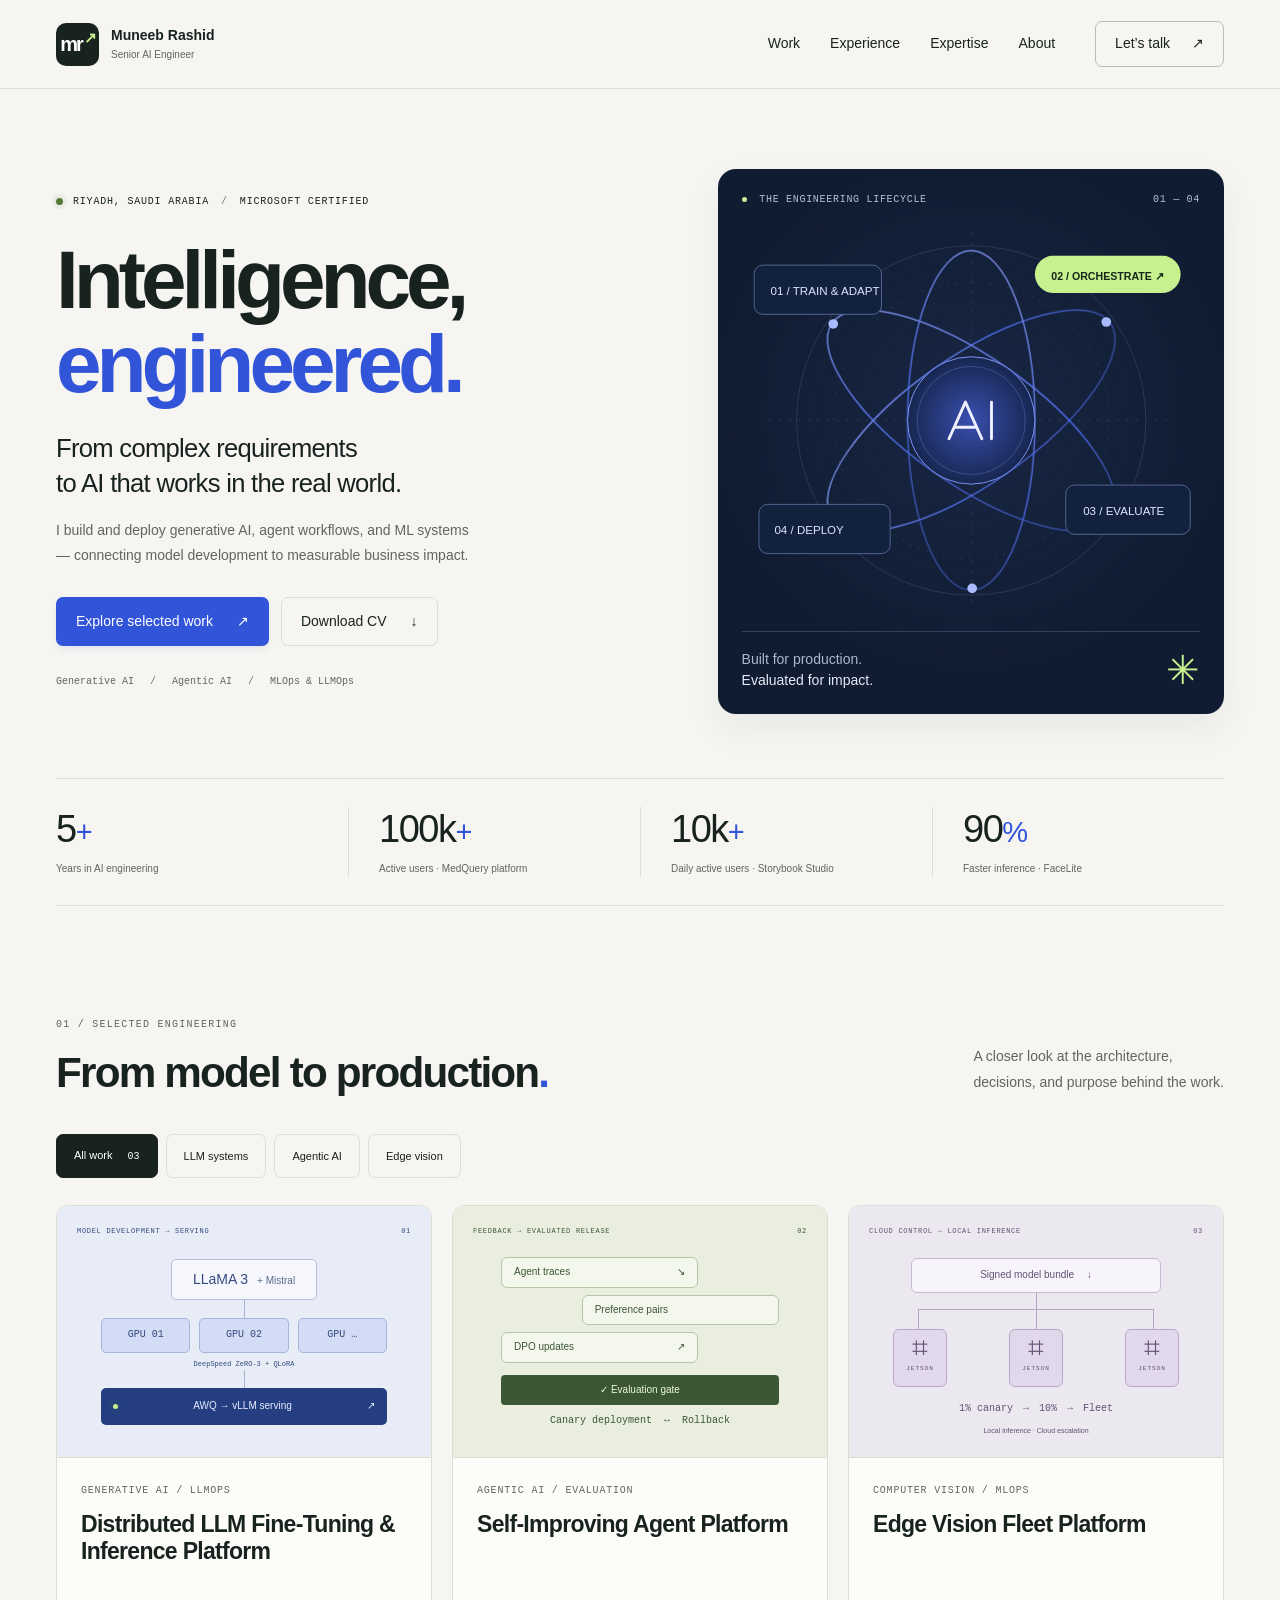
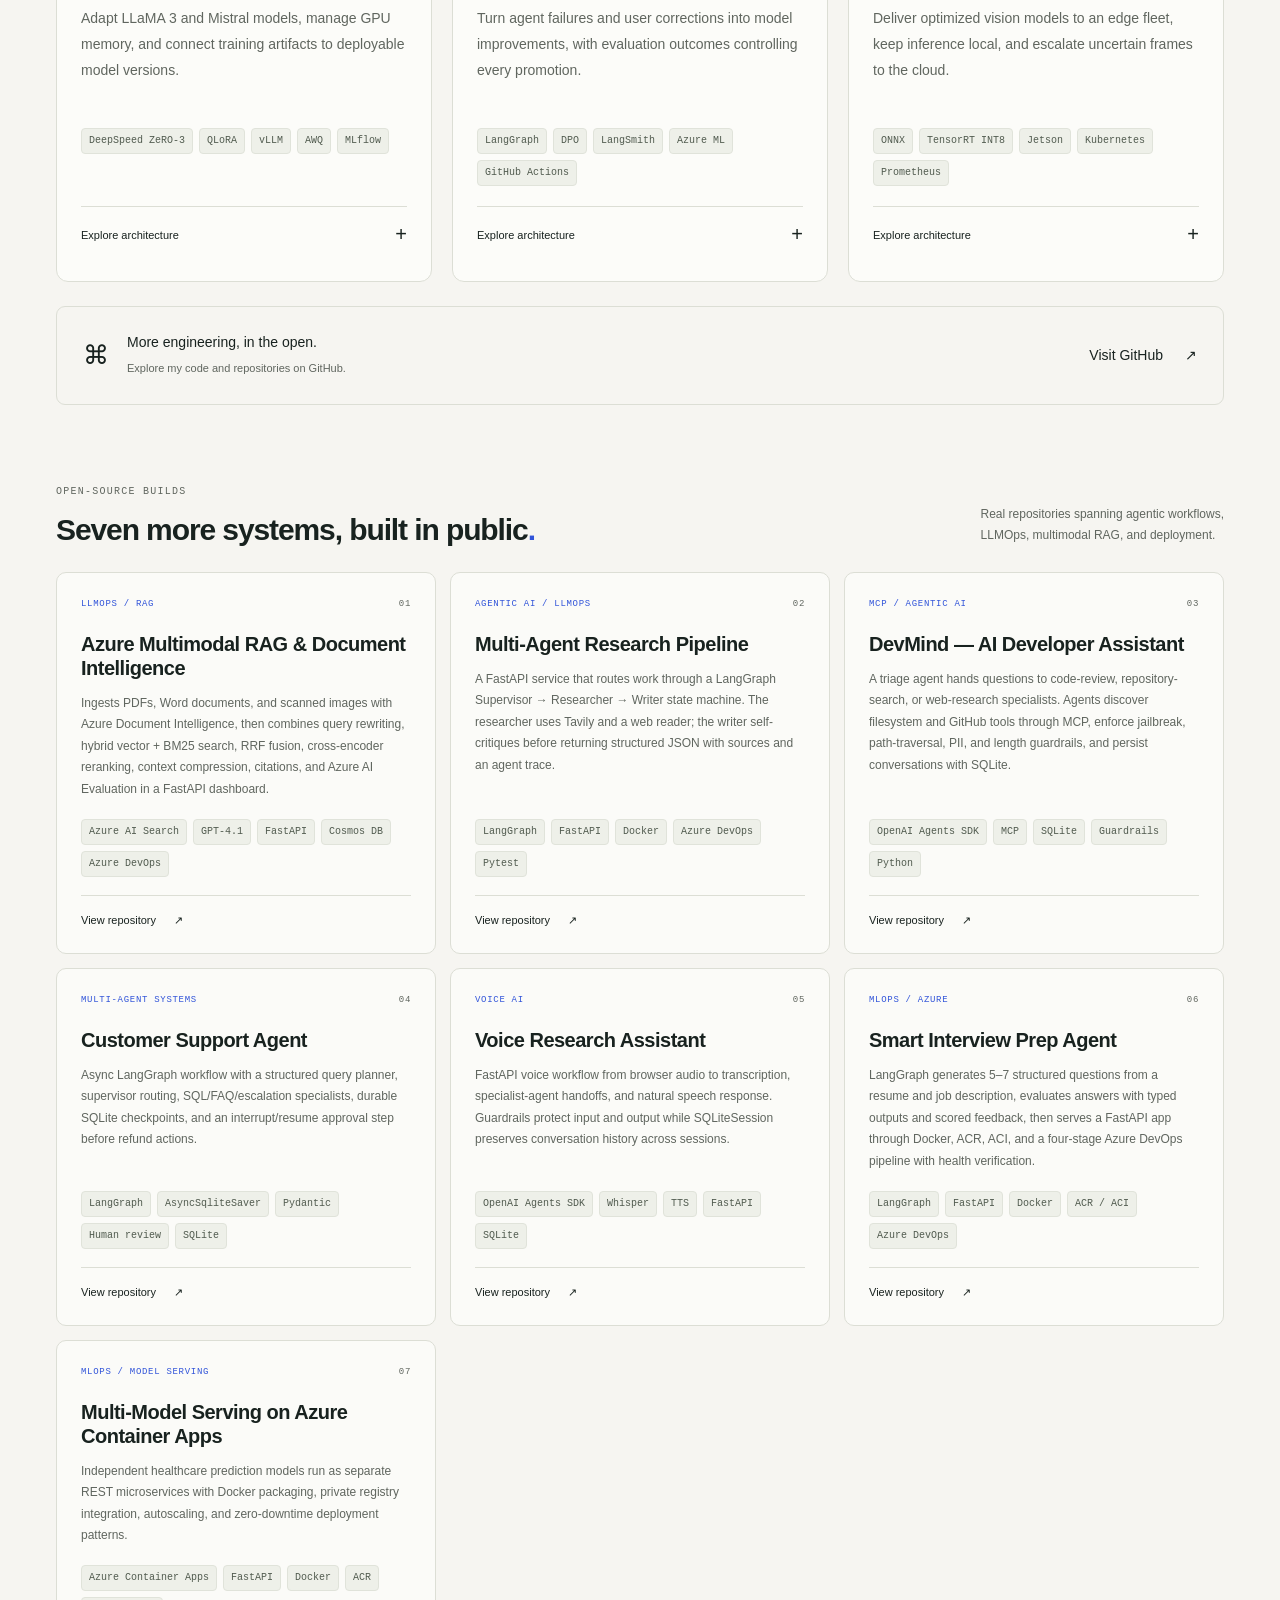
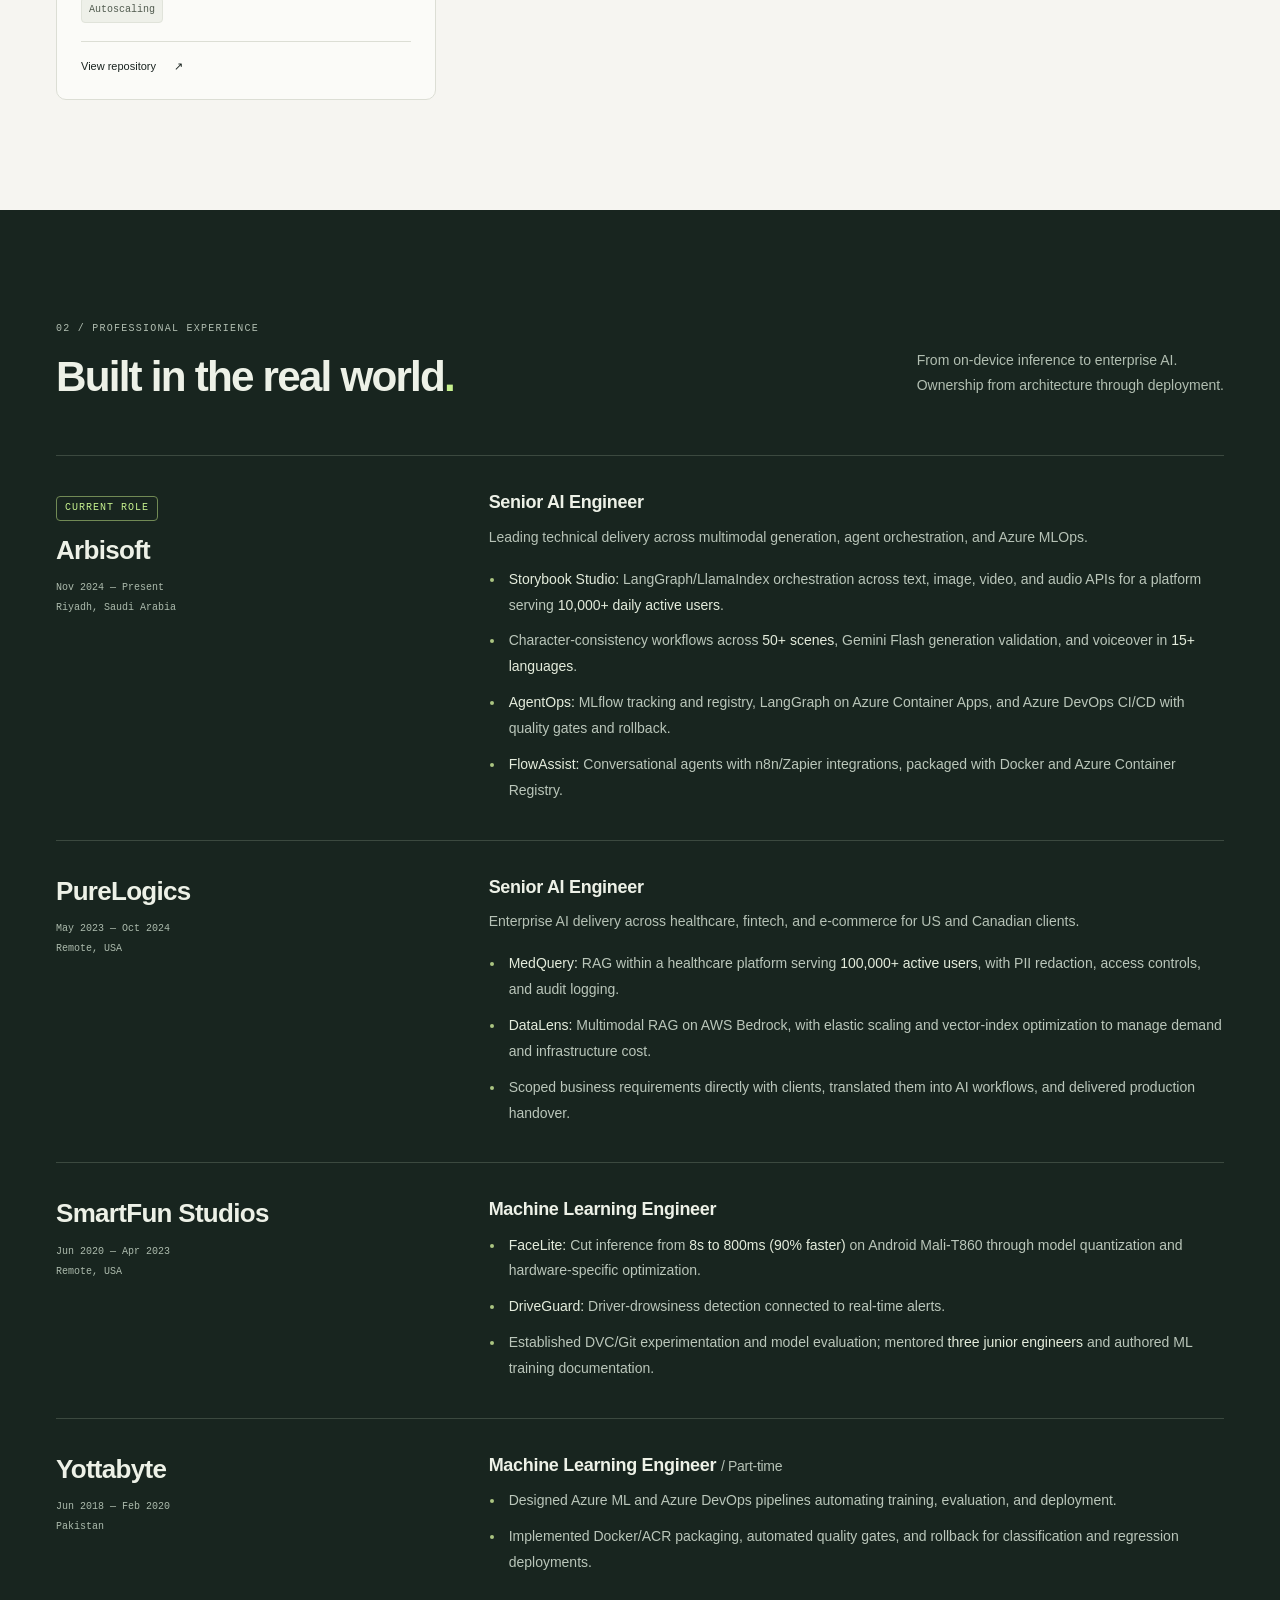
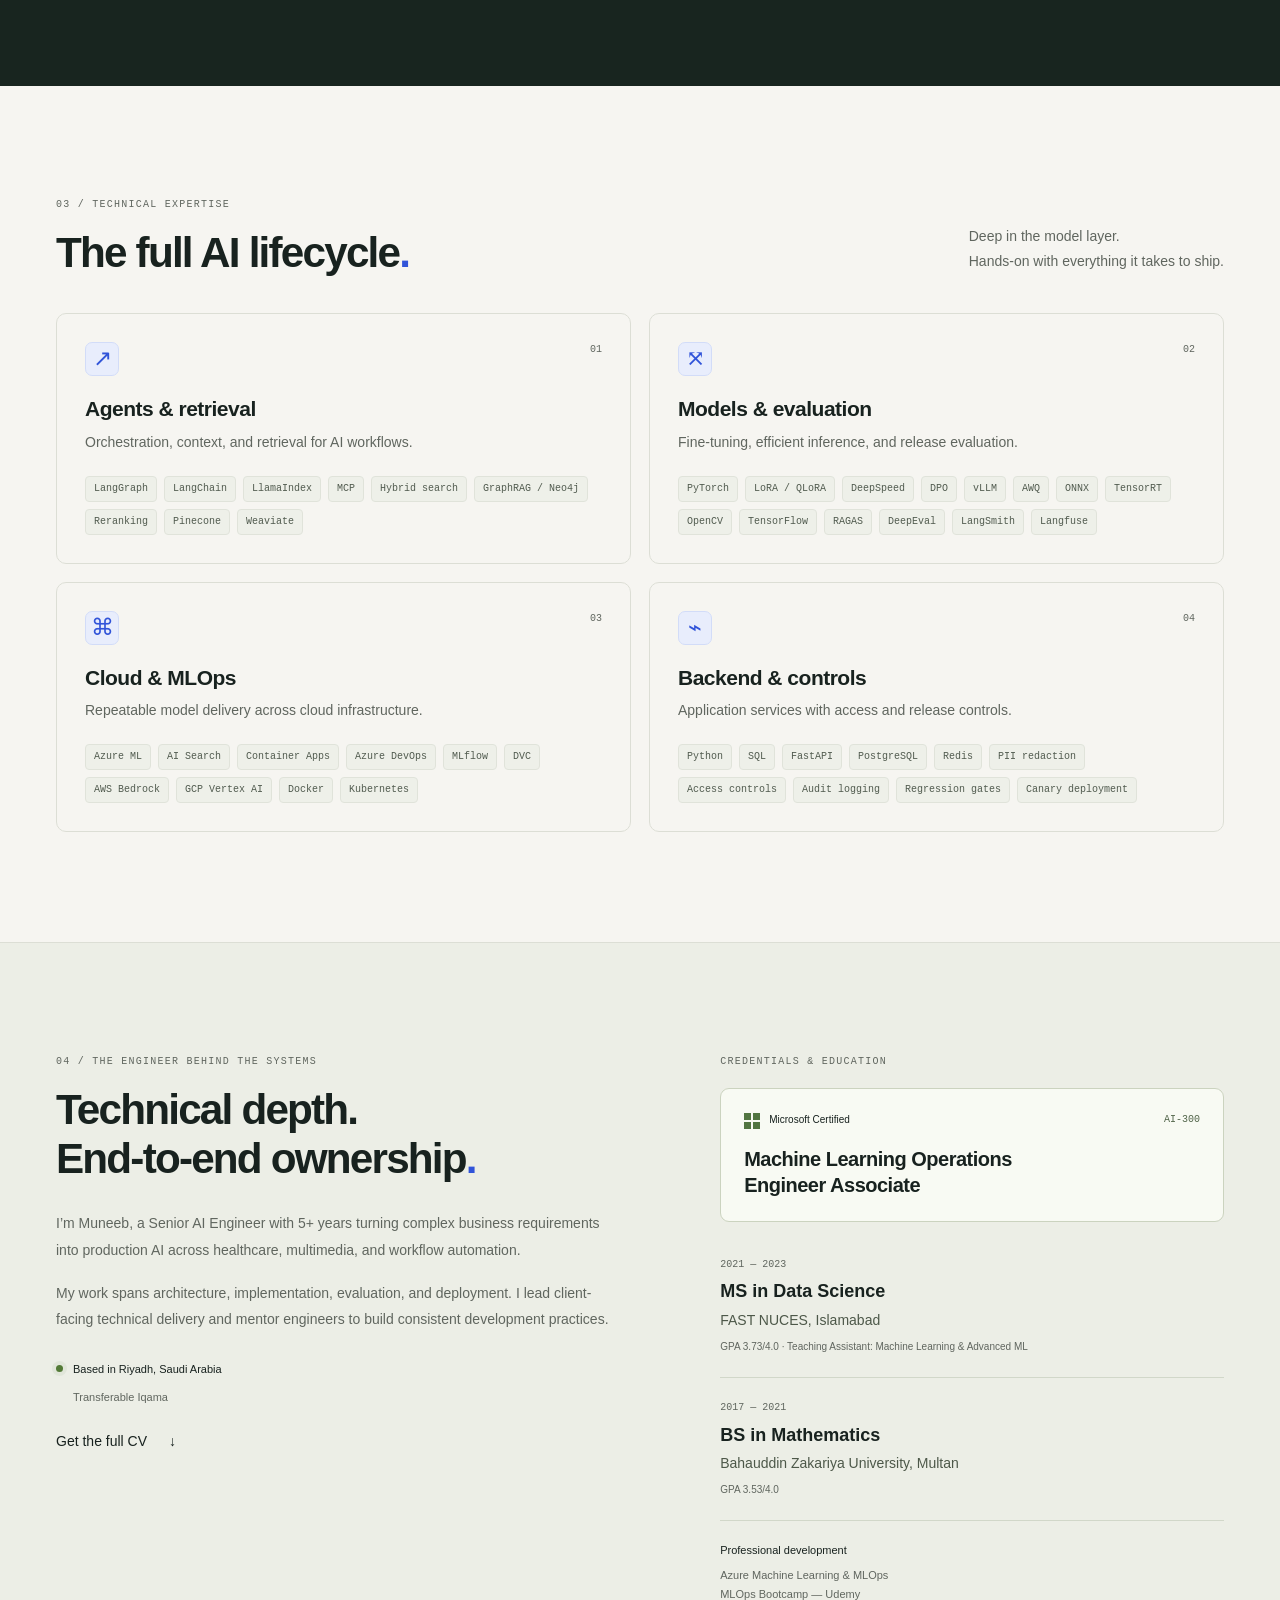
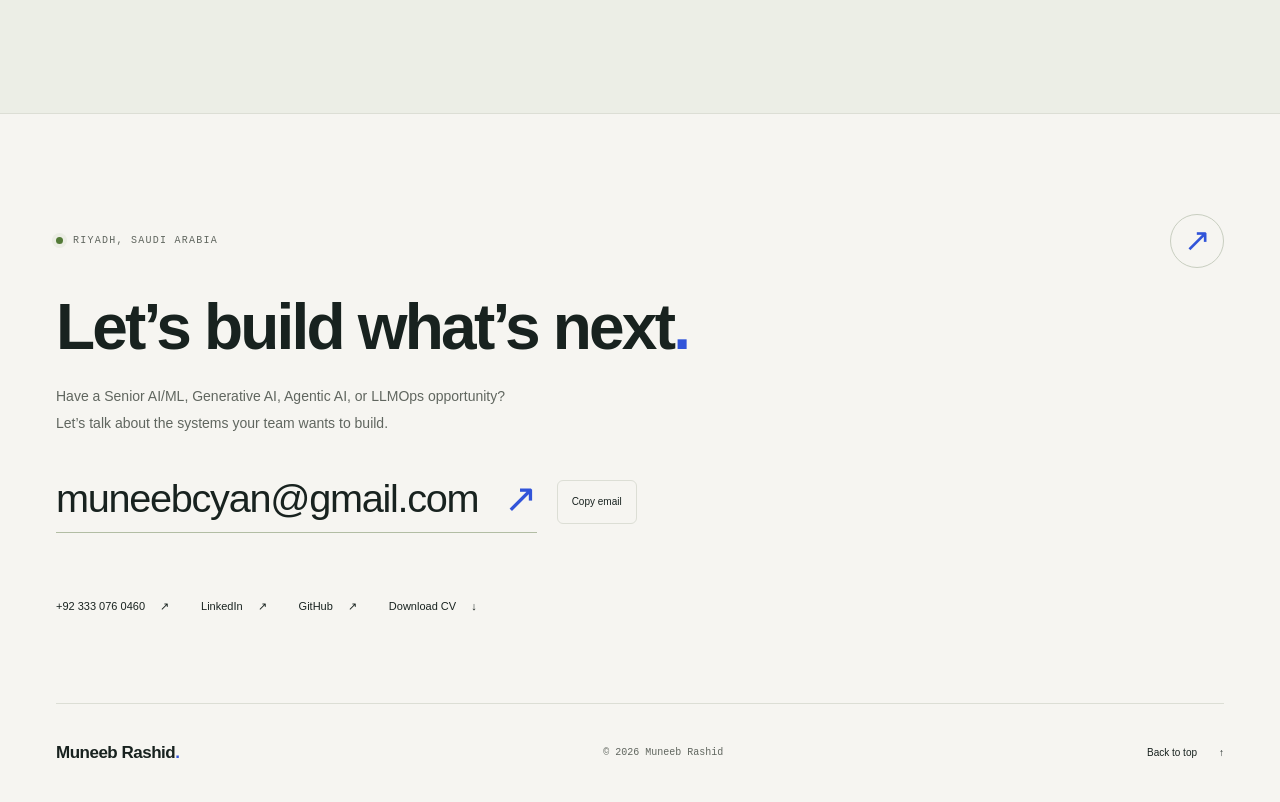
<file: index.html>
<!DOCTYPE html>
<html lang="en">
<head>
  <meta charset="UTF-8">
  <meta name="viewport" content="width=device-width, initial-scale=1">
  <meta name="theme-color" content="#f6f5f1">
  <title>Muneeb Rashid | Senior AI Engineer in Riyadh</title>
  <meta name="description" content="Muneeb Rashid, Microsoft Certified Senior AI Engineer in Riyadh. 5+ years in Generative AI, agentic systems, RAG, LLMOps, MLOps, and edge vision.">
  <meta name="author" content="Muneeb Rashid">
  <link rel="canonical" href="https://muneeb-rashid-cyan.github.io/">
  <meta property="og:type" content="website">
  <meta property="og:url" content="https://muneeb-rashid-cyan.github.io/">
  <meta property="og:title" content="Muneeb Rashid — Intelligence, engineered.">
  <meta property="og:description" content="Microsoft Certified Senior AI Engineer. Generative AI, Agentic AI, MLOps &amp; LLMOps. Riyadh, Saudi Arabia.">
  <meta property="og:image" content="https://muneeb-rashid-cyan.github.io/assets/social-preview.png">
  <meta property="og:image:width" content="1200">
  <meta property="og:image:height" content="630">
  <meta property="og:image:alt" content="Muneeb Rashid — Senior AI Engineer in Riyadh. Intelligence, engineered.">
  <meta name="twitter:card" content="summary_large_image">
  <meta name="twitter:title" content="Muneeb Rashid | Senior AI Engineer">
  <meta name="twitter:description" content="Generative AI, Agentic AI, MLOps &amp; LLMOps. Riyadh, Saudi Arabia.">
  <meta name="twitter:image" content="https://muneeb-rashid-cyan.github.io/assets/social-preview.png">
  <link rel="icon" href="assets/favicon.svg" type="image/svg+xml">
  <link rel="stylesheet" href="style.css">
  <script src="script.js" defer></script>
  <script type="application/ld+json">
  {"@context":"https://schema.org","@type":"Person","name":"Muneeb Rashid","url":"https://muneeb-rashid-cyan.github.io/","jobTitle":"Senior AI Engineer","description":"Microsoft Certified Senior AI Engineer with 5+ years of experience in production AI systems.","email":"muneebcyan@gmail.com","telephone":"+923330760460","address":{"@type":"PostalAddress","addressLocality":"Riyadh","addressCountry":"SA"},"worksFor":{"@type":"Organization","name":"Arbisoft"},"sameAs":["https://github.com/muneeb-rashid-cyan","https://linkedin.com/in/muneeb-rashid-2a5b31262/"],"knowsAbout":["Generative AI","Agentic AI","RAG","LLMOps","MLOps","Computer Vision"],"hasCredential":{"@type":"EducationalOccupationalCredential","name":"Microsoft Certified: Machine Learning Operations Engineer Associate (AI-300)"},"alumniOf":[{"@type":"CollegeOrUniversity","name":"FAST NUCES, Islamabad"},{"@type":"CollegeOrUniversity","name":"Bahauddin Zakariya University, Multan"}]}
  </script>
</head>
<body>
  <a class="skip-link" href="#main">Skip to content</a>
  <header class="site-header"><div class="container navigation">
    <a class="wordmark" href="#hero"><span class="monogram" aria-hidden="true">mr<span>↗</span></span><span>Muneeb Rashid <span class="wordmark-role">Senior AI Engineer</span></span><span class="sr-only"> — home</span></a>
    <button class="menu-toggle" aria-expanded="false" aria-controls="primary-nav" hidden>Menu <span aria-hidden="true">+</span></button>
    <nav id="primary-nav" aria-label="Main navigation"><a href="#projects">Work</a><a href="#experience">Experience</a><a href="#skills">Expertise</a><a href="#about">About</a><a class="nav-contact" href="#contact">Let’s talk <span aria-hidden="true">↗</span></a></nav>
  </div></header>
  <script>
    // Set the responsive navigation state before the main content can paint.
    // Without JavaScript the complete navigation remains available in normal flow.
    document.querySelector('#primary-nav').hidden = window.matchMedia('(max-width: 650px)').matches;
    document.querySelector('.menu-toggle').hidden = !window.matchMedia('(max-width: 650px)').matches;
  </script>
  <main id="main" tabindex="-1">
    <section class="hero container" id="hero" aria-labelledby="hero-title">
      <div class="hero-copy">
        <p class="eyebrow"><span class="status-dot" aria-hidden="true"></span> Riyadh, Saudi Arabia <span class="eyebrow-divider">/</span> Microsoft Certified</p>
        <h1 id="hero-title"><span class="sr-only">Muneeb Rashid, Senior AI Engineer. </span>Intelligence,<br><span class="blue">engineered.</span></h1>
        <p class="hero-subtitle">From complex requirements<br>to AI that works in the real world.</p>
        <p class="hero-description">I build and deploy generative AI, agent workflows, and ML systems — connecting model development to measurable business impact.</p>
        <div class="hero-actions"><a class="button button-blue" href="#projects">Explore selected work <span aria-hidden="true">↗</span></a><a class="button button-plain" href="Muneeb_Rashid_AI_Engineer_KSA.pdf" download>Download CV <span aria-hidden="true">↓</span></a></div>
        <div class="hero-footnote"><span>Generative AI</span><span>Agentic AI</span><span>MLOps &amp; LLMOps</span></div>
      </div>
      <div class="hero-art" aria-hidden="true">
        <div class="art-top"><span><i></i> THE ENGINEERING LIFECYCLE</span><span>01 — 04</span></div>
        <svg class="system-art" viewBox="0 0 500 430" fill="none">
          <defs><linearGradient id="orbit-gradient" x1="80" y1="60" x2="430" y2="390" gradientUnits="userSpaceOnUse"><stop stop-color="#a7b6ff"/><stop offset=".5" stop-color="#5473f8"/><stop offset="1" stop-color="#253569"/></linearGradient><radialGradient id="core-gradient"><stop stop-color="#394faf"/><stop offset="1" stop-color="#172650"/></radialGradient></defs>
          <g stroke="#293858" stroke-width="1"><path d="M250 20V410M40 215H460" stroke-dasharray="3 7"/><circle cx="250" cy="215" r="181"/><circle cx="250" cy="215" r="143" stroke-dasharray="2 7"/></g>
          <g class="orbital-lines" stroke="url(#orbit-gradient)" stroke-width="1.3"><ellipse cx="250" cy="215" rx="176" ry="66" transform="rotate(-35 250 215)"/><ellipse cx="250" cy="215" rx="176" ry="66" transform="rotate(35 250 215)"/><ellipse cx="250" cy="215" rx="176" ry="66" transform="rotate(90 250 215)"/></g>
          <circle cx="250" cy="215" r="66" fill="url(#core-gradient)" stroke="#7f97fb"/><circle cx="250" cy="215" r="56" stroke="#8b9fe2" stroke-opacity=".3"/><path d="m227 234 17-38 17 38m-28-12h22m16-26v38" stroke="#eef0ff" stroke-width="3" stroke-linecap="round" stroke-linejoin="round"/>
          <g fill="#aabaff"><circle cx="107" cy="115" r="5"/><circle cx="390" cy="113" r="5"/><circle cx="251" cy="389" r="5"/></g>
          <g fill="#12213d" stroke="#526795"><rect x="25" y="54" width="132" height="51" rx="9"/><rect x="348" y="282" width="129" height="51" rx="9"/><rect x="30" y="302" width="136" height="51" rx="9"/></g>
          <g fill="#dfe6ff" font-family="Arial, sans-serif" font-size="12"><text x="42" y="85">01 / TRAIN &amp; ADAPT</text><text x="366" y="313">03 / EVALUATE</text><text x="46" y="333">04 / DEPLOY</text></g>
          <rect x="316" y="44" width="151" height="39" rx="19.5" fill="#c6f18e"/><text x="333" y="69" fill="#17251b" font-family="Arial, sans-serif" font-size="11" font-weight="bold">02 / ORCHESTRATE ↗</text>
        </svg>
        <div class="art-bottom"><span>Built for production.<br><strong>Evaluated for impact.</strong></span><span class="art-cross">✳</span></div>
      </div>
    </section>
    <div class="container impact-strip" aria-label="Selected professional impact"><div><strong>5<span>+</span></strong><p>Years in AI engineering</p></div><div><strong>100k<span>+</span></strong><p>Active users · MedQuery platform</p></div><div><strong>10k<span>+</span></strong><p>Daily active users · Storybook Studio</p></div><div><strong>90<span>%</span></strong><p>Faster inference · FaceLite</p></div></div>
    <section class="section container" id="projects" aria-labelledby="projects-title">
      <div class="section-heading"><div><p class="eyebrow">01 / Selected engineering</p><h2 id="projects-title">From model to production<span class="blue">.</span></h2></div><p>A closer look at the architecture,<br>decisions, and purpose behind the work.</p></div>
      <div class="project-filters" role="group" aria-label="Filter selected projects" hidden><button class="filter active" data-filter="all" aria-pressed="true">All work <span>03</span></button><button class="filter" data-filter="llm" aria-pressed="false">LLM systems</button><button class="filter" data-filter="agents" aria-pressed="false">Agentic AI</button><button class="filter" data-filter="edge" aria-pressed="false">Edge vision</button></div><p class="sr-only" id="filter-status" role="status"></p>
      <div class="project-grid"><article class="project-card" data-category="llm" id="project-llm">
 <div class="project-visual visual-llm" aria-hidden="true"><div class="visual-label">MODEL DEVELOPMENT → SERVING<span>01</span></div><div class="training-diagram"><div class="model-chip">LLaMA 3 <span>+ Mistral</span></div><div class="diagram-connector"></div><div class="gpu-row"><span>GPU 01</span><span>GPU 02</span><span>GPU …</span></div><p>DeepSpeed ZeRO-3 + QLoRA</p><div class="diagram-connector"></div><div class="serve-chip"><span class="status-dot"></span>AWQ → vLLM serving <span>↗</span></div></div></div>
 <div class="project-body"><p class="eyebrow">Generative AI / LLMOps</p><h3>Distributed LLM Fine-Tuning &amp; Inference Platform</h3><p>Adapt LLaMA 3 and Mistral models, manage GPU memory, and connect training artifacts to deployable model versions.</p><div class="tags"><span>DeepSpeed ZeRO-3</span><span>QLoRA</span><span>vLLM</span><span>AWQ</span><span>MLflow</span></div>
 <details class="project-details"><summary>Explore architecture <span aria-hidden="true">+</span></summary><div class="details-content"><h4>Training → release</h4><ol><li>4-bit QLoRA with ZeRO-3 sharding, gradient checkpointing, and optimizer offload.</li><li>Merge adapters, then quantize with AWQ for vLLM serving.</li><li>Continuous batching and speculative decoding for inference.</li><li>MLflow run tracking and versioned adapters for evaluation-gated release.</li></ol><p><strong>Engineering impact:</strong> A connected training-to-serving workflow that addresses GPU memory and serving latency.</p></div></details></div></article>
<article class="project-card" data-category="agents" id="project-agents">
 <div class="project-visual visual-agents" aria-hidden="true"><div class="visual-label">FEEDBACK → EVALUATED RELEASE<span>02</span></div><div class="agent-diagram"><div class="agent-node">Agent traces <span>↘</span></div><div class="agent-node node-right">Preference pairs</div><div class="agent-node">DPO updates <span>↗</span></div><div class="evaluation-pill">✓ Evaluation gate</div><div class="canary-path">Canary deployment <span>↔</span> Rollback</div></div></div>
 <div class="project-body"><p class="eyebrow">Agentic AI / Evaluation</p><h3>Self-Improving Agent Platform</h3><p>Turn agent failures and user corrections into model improvements, with evaluation outcomes controlling every promotion.</p><div class="tags"><span>LangGraph</span><span>DPO</span><span>LangSmith</span><span>Azure ML</span><span>GitHub Actions</span></div>
 <details class="project-details"><summary>Explore architecture <span aria-hidden="true">+</span></summary><div class="details-content"><h4>Trace → training → canary</h4><ol><li>Convert failures and corrections into preference pairs for DPO updates to routing and response models.</li><li>Compare candidates using deterministic checks, LLM scoring, and bootstrap confidence intervals.</li><li>Deploy through canaries with rollback on groundedness or task-success regression.</li></ol><p><strong>Engineering impact:</strong> Model updates are conditional on measured evaluation outcomes.</p></div></details></div></article>
<article class="project-card" data-category="edge" id="project-edge">
 <div class="project-visual visual-edge" aria-hidden="true"><div class="visual-label">CLOUD CONTROL → LOCAL INFERENCE<span>03</span></div><div class="edge-diagram"><div class="edge-cloud">Signed model bundle <span>↓</span></div><div class="edge-branches"></div><div class="edge-devices"><span>⌗<small>JETSON</small></span><span>⌗<small>JETSON</small></span><span>⌗<small>JETSON</small></span></div><div class="rollout"><span>1% canary</span><b>→</b><span>10%</span><b>→</b><span>Fleet</span></div><p>Local inference · Cloud escalation</p></div></div>
 <div class="project-body"><p class="eyebrow">Computer vision / MLOps</p><h3>Edge Vision Fleet Platform</h3><p>Deliver optimized vision models to an edge fleet, keep inference local, and escalate uncertain frames to the cloud.</p><div class="tags"><span>ONNX</span><span>TensorRT INT8</span><span>Jetson</span><span>Kubernetes</span><span>Prometheus</span></div>
 <details class="project-details"><summary>Explore architecture <span aria-hidden="true">+</span></summary><div class="details-content"><h4>Optimize → validate → roll out</h4><ol><li>Export to ONNX and optimize with TensorRT INT8 on NVIDIA Jetson.</li><li>Benchmark accuracy and latency per target before release.</li><li>Ship signed, versioned OTA bundles through 1% and 10% canaries, then fleet rollout.</li><li>Roll back on confidence drift; escalate low-confidence frames to a cloud model.</li></ol><p><strong>Engineering impact:</strong> Controlled fleet releases and cloud calls limited to uncertain cases.</p></div></details></div></article>
</div>
      <div class="github-banner"><div><span class="github-mark" aria-hidden="true">⌘</span><p><strong>More engineering, in the open.</strong><span>Explore my code and repositories on GitHub.</span></p></div><a class="text-link" href="https://github.com/muneeb-rashid-cyan" target="_blank" rel="noopener noreferrer">Visit GitHub <span aria-hidden="true">↗</span><span class="sr-only"> (opens in a new tab)</span></a></div>
      <div class="open-source-heading"><div><p class="eyebrow">Open-source builds</p><h3>Seven more systems, built in public<span class="blue">.</span></h3></div><p>Real repositories spanning agentic workflows,<br>LLMOps, multimodal RAG, and deployment.</p></div>
      <div class="github-projects-grid">
        <article class="github-project-card"><div class="github-project-top"><span class="github-project-type">LLMOps / RAG</span><span class="github-project-index">01</span></div><h4>Azure Multimodal RAG &amp; Document Intelligence</h4><p>Ingests PDFs, Word documents, and scanned images with Azure Document Intelligence, then combines query rewriting, hybrid vector + BM25 search, RRF fusion, cross-encoder reranking, context compression, citations, and Azure AI Evaluation in a FastAPI dashboard.</p><div class="tags"><span>Azure AI Search</span><span>GPT-4.1</span><span>FastAPI</span><span>Cosmos DB</span><span>Azure DevOps</span></div><a class="github-project-link" href="https://github.com/muneeb-rashid-cyan/Azure-LLmops-Rag-Doc-Intelligence-Hybrid-Search" target="_blank" rel="noopener noreferrer">View repository <span aria-hidden="true">↗</span><span class="sr-only"> (opens in a new tab)</span></a></article>
        <article class="github-project-card"><div class="github-project-top"><span class="github-project-type">Agentic AI / LLMOps</span><span class="github-project-index">02</span></div><h4>Multi-Agent Research Pipeline</h4><p>A FastAPI service that routes work through a LangGraph Supervisor → Researcher → Writer state machine. The researcher uses Tavily and a web reader; the writer self-critiques before returning structured JSON with sources and an agent trace.</p><div class="tags"><span>LangGraph</span><span>FastAPI</span><span>Docker</span><span>Azure DevOps</span><span>Pytest</span></div><a class="github-project-link" href="https://github.com/muneeb-rashid-cyan/LLMOps-Multi-Agent-Azure-CICD-Pipeline-" target="_blank" rel="noopener noreferrer">View repository <span aria-hidden="true">↗</span><span class="sr-only"> (opens in a new tab)</span></a></article>
        <article class="github-project-card"><div class="github-project-top"><span class="github-project-type">MCP / Agentic AI</span><span class="github-project-index">03</span></div><h4>DevMind — AI Developer Assistant</h4><p>A triage agent hands questions to code-review, repository-search, or web-research specialists. Agents discover filesystem and GitHub tools through MCP, enforce jailbreak, path-traversal, PII, and length guardrails, and persist conversations with SQLite.</p><div class="tags"><span>OpenAI Agents SDK</span><span>MCP</span><span>SQLite</span><span>Guardrails</span><span>Python</span></div><a class="github-project-link" href="https://github.com/muneeb-rashid-cyan/Devmind-AI-Dev-Assistant" target="_blank" rel="noopener noreferrer">View repository <span aria-hidden="true">↗</span><span class="sr-only"> (opens in a new tab)</span></a></article>
        <article class="github-project-card"><div class="github-project-top"><span class="github-project-type">Multi-agent systems</span><span class="github-project-index">04</span></div><h4>Customer Support Agent</h4><p>Async LangGraph workflow with a structured query planner, supervisor routing, SQL/FAQ/escalation specialists, durable SQLite checkpoints, and an interrupt/resume approval step before refund actions.</p><div class="tags"><span>LangGraph</span><span>AsyncSqliteSaver</span><span>Pydantic</span><span>Human review</span><span>SQLite</span></div><a class="github-project-link" href="https://github.com/muneeb-rashid-cyan/LangGraph-Customer-Support-Agent" target="_blank" rel="noopener noreferrer">View repository <span aria-hidden="true">↗</span><span class="sr-only"> (opens in a new tab)</span></a></article>
        <article class="github-project-card"><div class="github-project-top"><span class="github-project-type">Voice AI</span><span class="github-project-index">05</span></div><h4>Voice Research Assistant</h4><p>FastAPI voice workflow from browser audio to transcription, specialist-agent handoffs, and natural speech response. Guardrails protect input and output while SQLiteSession preserves conversation history across sessions.</p><div class="tags"><span>OpenAI Agents SDK</span><span>Whisper</span><span>TTS</span><span>FastAPI</span><span>SQLite</span></div><a class="github-project-link" href="https://github.com/muneeb-rashid-cyan/Multi-Agent-Voice-Assistant" target="_blank" rel="noopener noreferrer">View repository <span aria-hidden="true">↗</span><span class="sr-only"> (opens in a new tab)</span></a></article>
        <article class="github-project-card"><div class="github-project-top"><span class="github-project-type">MLOps / Azure</span><span class="github-project-index">06</span></div><h4>Smart Interview Prep Agent</h4><p>LangGraph generates 5–7 structured questions from a resume and job description, evaluates answers with typed outputs and scored feedback, then serves a FastAPI app through Docker, ACR, ACI, and a four-stage Azure DevOps pipeline with health verification.</p><div class="tags"><span>LangGraph</span><span>FastAPI</span><span>Docker</span><span>ACR / ACI</span><span>Azure DevOps</span></div><a class="github-project-link" href="https://github.com/muneeb-rashid-cyan/Interview-Prep-Agent-Azure-ACI" target="_blank" rel="noopener noreferrer">View repository <span aria-hidden="true">↗</span><span class="sr-only"> (opens in a new tab)</span></a></article>
        <article class="github-project-card"><div class="github-project-top"><span class="github-project-type">MLOps / Model serving</span><span class="github-project-index">07</span></div><h4>Multi-Model Serving on Azure Container Apps</h4><p>Independent healthcare prediction models run as separate REST microservices with Docker packaging, private registry integration, autoscaling, and zero-downtime deployment patterns.</p><div class="tags"><span>Azure Container Apps</span><span>FastAPI</span><span>Docker</span><span>ACR</span><span>Autoscaling</span></div><a class="github-project-link" href="https://github.com/muneeb-rashid-cyan/azure-container-apps-multi-model-serving" target="_blank" rel="noopener noreferrer">View repository <span aria-hidden="true">↗</span><span class="sr-only"> (opens in a new tab)</span></a></article>
      </div>
    </section>
    <section class="experience-section" id="experience" aria-labelledby="experience-title"><div class="container section"><div class="section-heading"><div><p class="eyebrow">02 / Professional experience</p><h2 id="experience-title">Built in the real world<span class="lime">.</span></h2></div><p>From on-device inference to enterprise AI.<br>Ownership from architecture through deployment.</p></div><div class="experience-list"><article class="experience-row"><div class="experience-meta"><span class="current-label">Current role</span><h3>Arbisoft</h3><p>Nov 2024 — Present</p><p>Riyadh, Saudi Arabia</p></div><div class="experience-content"><h4>Senior AI Engineer</h4><p>Leading technical delivery across multimodal generation, agent orchestration, and Azure MLOps.</p><ul><li><strong>Storybook Studio:</strong> LangGraph/LlamaIndex orchestration across text, image, video, and audio APIs for a platform serving <strong>10,000+ daily active users</strong>.</li><li>Character-consistency workflows across <strong>50+ scenes</strong>, Gemini Flash generation validation, and voiceover in <strong>15+ languages</strong>.</li><li><strong>AgentOps:</strong> MLflow tracking and registry, LangGraph on Azure Container Apps, and Azure DevOps CI/CD with quality gates and rollback.</li><li><strong>FlowAssist:</strong> Conversational agents with n8n/Zapier integrations, packaged with Docker and Azure Container Registry.</li></ul></div></article>
<article class="experience-row"><div class="experience-meta"><h3>PureLogics</h3><p>May 2023 — Oct 2024</p><p>Remote, USA</p></div><div class="experience-content"><h4>Senior AI Engineer</h4><p>Enterprise AI delivery across healthcare, fintech, and e-commerce for US and Canadian clients.</p><ul><li><strong>MedQuery:</strong> RAG within a healthcare platform serving <strong>100,000+ active users</strong>, with PII redaction, access controls, and audit logging.</li><li><strong>DataLens:</strong> Multimodal RAG on AWS Bedrock, with elastic scaling and vector-index optimization to manage demand and infrastructure cost.</li><li>Scoped business requirements directly with clients, translated them into AI workflows, and delivered production handover.</li></ul></div></article>
<article class="experience-row"><div class="experience-meta"><h3>SmartFun Studios</h3><p>Jun 2020 — Apr 2023</p><p>Remote, USA</p></div><div class="experience-content"><h4>Machine Learning Engineer</h4><ul><li><strong>FaceLite:</strong> Cut inference from <strong>8s to 800ms (90% faster)</strong> on Android Mali-T860 through model quantization and hardware-specific optimization.</li><li><strong>DriveGuard:</strong> Driver-drowsiness detection connected to real-time alerts.</li><li>Established DVC/Git experimentation and model evaluation; mentored <strong>three junior engineers</strong> and authored ML training documentation.</li></ul></div></article>
<article class="experience-row"><div class="experience-meta"><h3>Yottabyte</h3><p>Jun 2018 — Feb 2020</p><p>Pakistan</p></div><div class="experience-content"><h4>Machine Learning Engineer <span class="role-note">/ Part-time</span></h4><ul><li>Designed Azure ML and Azure DevOps pipelines automating training, evaluation, and deployment.</li><li>Implemented Docker/ACR packaging, automated quality gates, and rollback for classification and regression deployments.</li></ul></div></article>
</div></div></section>
    <section class="section container" id="skills" aria-labelledby="skills-title"><div class="section-heading"><div><p class="eyebrow">03 / Technical expertise</p><h2 id="skills-title">The full AI lifecycle<span class="blue">.</span></h2></div><p>Deep in the model layer.<br>Hands-on with everything it takes to ship.</p></div><div class="expertise-grid"><article class="expertise-card"><span class="expertise-icon" aria-hidden="true">↗</span><span class="expertise-number">01</span><h3>Agents &amp; retrieval</h3><p>Orchestration, context, and retrieval for AI workflows.</p><div class="tags"><span>LangGraph</span><span>LangChain</span><span>LlamaIndex</span><span>MCP</span><span>Hybrid search</span><span>GraphRAG / Neo4j</span><span>Reranking</span><span>Pinecone</span><span>Weaviate</span></div></article>
<article class="expertise-card"><span class="expertise-icon" aria-hidden="true">⤧</span><span class="expertise-number">02</span><h3>Models &amp; evaluation</h3><p>Fine-tuning, efficient inference, and release evaluation.</p><div class="tags"><span>PyTorch</span><span>LoRA / QLoRA</span><span>DeepSpeed</span><span>DPO</span><span>vLLM</span><span>AWQ</span><span>ONNX</span><span>TensorRT</span><span>OpenCV</span><span>TensorFlow</span><span>RAGAS</span><span>DeepEval</span><span>LangSmith</span><span>Langfuse</span></div></article>
<article class="expertise-card"><span class="expertise-icon" aria-hidden="true">⌘</span><span class="expertise-number">03</span><h3>Cloud &amp; MLOps</h3><p>Repeatable model delivery across cloud infrastructure.</p><div class="tags"><span>Azure ML</span><span>AI Search</span><span>Container Apps</span><span>Azure DevOps</span><span>MLflow</span><span>DVC</span><span>AWS Bedrock</span><span>GCP Vertex AI</span><span>Docker</span><span>Kubernetes</span></div></article>
<article class="expertise-card"><span class="expertise-icon" aria-hidden="true">⌁</span><span class="expertise-number">04</span><h3>Backend &amp; controls</h3><p>Application services with access and release controls.</p><div class="tags"><span>Python</span><span>SQL</span><span>FastAPI</span><span>PostgreSQL</span><span>Redis</span><span>PII redaction</span><span>Access controls</span><span>Audit logging</span><span>Regression gates</span><span>Canary deployment</span></div></article>
</div></section>
    <section class="about-section" id="about" aria-labelledby="about-title"><div class="container section about-grid">
      <div class="about-copy"><p class="eyebrow">04 / The engineer behind the systems</p><h2 id="about-title">Technical depth.<br>End-to-end ownership<span class="blue">.</span></h2><p>I’m Muneeb, a Senior AI Engineer with 5+ years turning complex business requirements into production AI across healthcare, multimedia, and workflow automation.</p><p>My work spans architecture, implementation, evaluation, and deployment. I lead client-facing technical delivery and mentor engineers to build consistent development practices.</p><div class="location-note"><span class="status-dot" aria-hidden="true"></span> Based in Riyadh, Saudi Arabia<span>Transferable Iqama</span></div><a class="text-link" href="Muneeb_Rashid_AI_Engineer_KSA.pdf" download>Get the full CV <span aria-hidden="true">↓</span></a></div>
      <div id="education" class="credentials"><h3 class="eyebrow">Credentials &amp; education</h3><article class="certification"><div class="certification-top"><span class="microsoft-symbol" aria-hidden="true"><i></i><i></i><i></i><i></i></span><span>Microsoft Certified</span><span class="cert-code">AI-300</span></div><h4>Machine Learning Operations<br>Engineer Associate</h4></article><article class="education-row"><span class="education-year">2021 — 2023</span><h4>MS in Data Science</h4><p>FAST NUCES, Islamabad</p><p class="education-detail">GPA 3.73/4.0 · Teaching Assistant: Machine Learning &amp; Advanced ML</p></article><article class="education-row"><span class="education-year">2017 — 2021</span><h4>BS in Mathematics</h4><p>Bahauddin Zakariya University, Multan</p><p class="education-detail">GPA 3.53/4.0</p></article><div class="training"><strong>Professional development</strong><p>Azure Machine Learning &amp; MLOps<br>MLOps Bootcamp — Udemy</p></div></div>
    </div></section>
    <section class="contact-section container" id="contact" aria-labelledby="contact-title"><div class="contact-top"><p class="eyebrow"><span class="status-dot" aria-hidden="true"></span> Riyadh, Saudi Arabia</p><span class="contact-marker" aria-hidden="true">↗</span></div><h2 id="contact-title">Let’s build what’s next<span class="blue">.</span></h2><p>Have a Senior AI/ML, Generative AI, Agentic AI, or LLMOps opportunity?<br>Let’s talk about the systems your team wants to build.</p><div class="contact-email"><a href="mailto:muneebcyan@gmail.com">muneebcyan@gmail.com <span aria-hidden="true">↗</span></a><button class="copy-email" aria-label="Copy email address" hidden>Copy email</button></div><p class="copy-status" role="status" id="copy-status"></p><div class="contact-links"><a href="tel:+923330760460">+92 333 076 0460 <span aria-hidden="true">↗</span></a><a href="https://linkedin.com/in/muneeb-rashid-2a5b31262/" target="_blank" rel="noopener noreferrer">LinkedIn <span aria-hidden="true">↗</span><span class="sr-only"> (opens in a new tab)</span></a><a href="https://github.com/muneeb-rashid-cyan" target="_blank" rel="noopener noreferrer">GitHub <span aria-hidden="true">↗</span><span class="sr-only"> (opens in a new tab)</span></a><a href="Muneeb_Rashid_AI_Engineer_KSA.pdf" download>Download CV <span aria-hidden="true">↓</span></a></div></section>
  </main>
  <footer class="container site-footer"><a class="footer-wordmark" href="#hero">Muneeb Rashid<span class="blue">.</span></a><p>© <span id="year">2026</span> Muneeb Rashid</p><a class="text-link" href="#hero">Back to top <span aria-hidden="true">↑</span></a></footer>
</body>
</html>
</file>
<file: style.css>
/* Editorial engineering portfolio. All artwork is native SVG/CSS. */
:root { --paper:#f6f5f1; --ink:#18221f; --muted:#60665f; --blue:#3154d9; --line:#dcded5; --lime:#c6f18e; --sans:"Helvetica Neue",Helvetica,Arial,sans-serif; --mono:"SFMono-Regular",Consolas,"Liberation Mono",monospace; }
*,*::before,*::after { box-sizing:border-box; }
html { scroll-behavior:smooth; scroll-padding-top:100px; }
body { margin:0; background:var(--paper); color:var(--ink); font-family:var(--sans); font-size:16px; line-height:1.65; -webkit-font-smoothing:antialiased; }
::selection { background:#cdd8ff; color:#142047; }
a { color:inherit; text-decoration:none; text-underline-offset:5px; }
button { font:inherit; color:inherit; cursor:pointer; }
a,button,summary { -webkit-tap-highlight-color:transparent; touch-action:manipulation; }
a:hover { color:var(--blue); }
:focus-visible { outline:3px solid var(--blue); outline-offset:6px; border-radius:3px; }
h1,h2,h3,h4,p { margin:0; }
h1,h2,h3,h4 { line-height:1.12; font-weight:600; }
svg { display:block; width:100%; }
[hidden] { display:none!important; }
.sr-only { position:absolute; width:1px; height:1px; padding:0; margin:-1px; overflow:hidden; clip-path:inset(50%); white-space:nowrap; border:0; }
.skip-link { position:fixed; z-index:100; top:12px; left:12px; padding:12px 20px; background:var(--ink); color:white; transform:translateY(-180%); }
.skip-link:focus { transform:none; color:white; }
.container { width:min(1240px,calc(100% - 112px)); margin-inline:auto; }
.blue { color:var(--blue); }
.lime { color:var(--lime); }
.section { padding-block:110px; }
.eyebrow { font-family:var(--mono); font-size:10px; line-height:1.7; font-weight:500; letter-spacing:1.25px; text-transform:uppercase; }
.status-dot { display:inline-block; width:7px; height:7px; flex:0 0 7px; border-radius:50%; background:#537a37; box-shadow:0 0 0 4px #537a3712; }
.site-header { position:sticky; top:0; z-index:20; background:#f6f5f1f2; border-bottom:1px solid var(--line); backdrop-filter:blur(14px); }
.navigation { min-height:88px; display:flex; align-items:center; justify-content:space-between; gap:24px; }
.wordmark { display:flex; align-items:center; gap:12px; font-size:14px; font-weight:600; line-height:1.4; }
.monogram { width:43px; height:43px; display:flex; align-items:center; justify-content:center; background:var(--ink); color:white; font-size:20px; letter-spacing:-2px; border-radius:10px; }
.monogram span { color:var(--lime); font-size:15px; margin-left:2px; align-self:flex-start; margin-top:4px; }
.wordmark-role { display:block; font-size:10px; font-weight:400; color:var(--muted); margin-top:3px; }
#primary-nav { display:flex; align-items:center; gap:30px; }
#primary-nav a { font-size:14px; padding-block:12px; }
#primary-nav a[aria-current] { color:var(--blue); }
#primary-nav .nav-contact { margin-left:10px; padding:10px 19px; border:1px solid #b9beb4; border-radius:7px; font-weight:500; }
.nav-contact span { margin-left:18px; }
.menu-toggle { background:none; border:1px solid var(--line); padding:10px 14px; border-radius:6px; font-size:14px; }
.hero { display:grid; grid-template-columns:1.18fr 1fr; gap:64px; align-items:center; padding-block:80px 64px; }
.hero .eyebrow { display:flex; align-items:center; gap:10px; font-size:10px; letter-spacing:.8px; }
.eyebrow-divider { color:#72786c; margin-inline:2px; }
h1 { font-size:clamp(60px,6.4vw,87px); letter-spacing:-5px; line-height:1.02; margin-block:28px 26px; }
.hero-subtitle { font-size:clamp(20px,2vw,26px); line-height:1.35; letter-spacing:-.7px; }
.hero-description { color:var(--muted); font-size:14px; max-width:420px; line-height:1.8; margin-top:18px; }
.hero-actions { display:flex; flex-wrap:wrap; gap:12px; margin-block:28px; }
.button { display:inline-flex; min-height:47px; align-items:center; justify-content:center; gap:24px; padding:12px 19px; border:1px solid transparent; border-radius:7px; font-size:14px; font-weight:500; transition:background .2s,transform .2s; }
.button-blue { color:white; background:var(--blue); box-shadow:0 3px 6px #243db815; }
.button-blue:hover { color:white; background:#2443b9; transform:translateY(-2px); }
.button-plain { border-color:var(--line); }
.button-plain:hover { background:white; }
.hero-footnote { display:flex; flex-wrap:wrap; gap:9px 16px; font-family:var(--mono); font-size:10px; color:var(--muted); }
.hero-footnote span+span::before { content:"/"; margin-right:16px; color:#73796c; }
.hero-art { position:relative; background:#101c31; border-radius:18px; color:#dfe5f5; padding:23px 24px; overflow:hidden; background-image:radial-gradient(circle at 50% 45%,#25366266,transparent 65%),radial-gradient(#69799b35 .7px,transparent .7px); background-size:auto,18px 18px; box-shadow:0 15px 35px #1b2a3810; }
.art-top,.art-bottom { display:flex; align-items:center; justify-content:space-between; gap:10px; }
.art-top { color:#b4c0d8; font-family:var(--mono); font-size:10px; letter-spacing:.7px; }
.art-top i { display:inline-block; width:5px; height:5px; background:var(--lime); border-radius:50%; margin-right:6px; }
.system-art { margin:4px -12px; width:calc(100% + 24px); }
.art-bottom { border-top:1px solid #35425b; padding-top:17px; font-size:14px; line-height:1.5; color:#aab7cf; }
.art-bottom strong { color:#e4e9f6; font-weight:500; }
.art-cross { color:var(--lime); font-size:40px; line-height:1; }
.orbital-lines { transform-origin:250px 215px; animation:orbit-arrive 2.4s ease-out both; }
@keyframes orbit-arrive { from { opacity:0; transform:rotate(-18deg) scale(.88); } to { opacity:1; transform:rotate(0) scale(1); } }
.impact-strip { display:grid; grid-template-columns:repeat(4,1fr); border-top:1px solid var(--line); border-bottom:1px solid var(--line); padding-block:28px; }
.impact-strip>div { padding-inline:30px; border-left:1px solid var(--line); }
.impact-strip>div:first-child { padding-left:0; border:0; }
.impact-strip strong { font-size:38px; font-weight:500; line-height:1.2; letter-spacing:-1.5px; }
.impact-strip strong span { color:var(--blue); font-size:29px; }
.impact-strip p { font-size:10px; color:var(--muted); margin-top:8px; }
.section-heading { display:flex; justify-content:space-between; align-items:flex-end; gap:32px; margin-bottom:37px; }
.section-heading .eyebrow,.about-copy>.eyebrow { color:var(--muted); margin-bottom:16px; }
h2 { font-size:clamp(32px,3.3vw,44px); letter-spacing:-1.8px; }
.section-heading>p { color:var(--muted); font-size:14px; line-height:1.8; padding-bottom:2px; flex-shrink:0; }
.project-filters { display:flex; gap:8px; flex-wrap:wrap; margin-bottom:27px; }
.filter { padding:9px 17px; min-height:44px; background:none; border:1px solid var(--line); border-radius:7px; font-size:11px; }
.filter span { margin-left:12px; font-family:var(--mono); font-size:10px; }
.filter.active { color:white; background:var(--ink); border-color:var(--ink); }
.filter:not(.active):hover { border-color:var(--ink); }
.project-grid { display:grid; grid-template-columns:repeat(3,minmax(0,1fr)); gap:20px; align-items:start; }
.project-card { min-width:0; border:1px solid var(--line); border-radius:12px; overflow:hidden; background:#fcfcf9; transition:box-shadow .2s,border-color .2s; }
.project-card:hover { border-color:#a7b2d0; box-shadow:0 10px 25px #1c29290a; }
.project-visual { height:252px; padding:20px; border-bottom:1px solid var(--line); }
.visual-llm { background:#e7ecf7; color:#334a7e; }
.visual-agents { background:#e9eedf; color:#3c5736; }
.visual-edge { background:#ece8f0; color:#625174; }
.visual-label { display:flex; justify-content:space-between; font-family:var(--mono); font-size:7px; letter-spacing:.7px; }
.training-diagram { padding:22px 24px 0; text-align:center; }
.model-chip { display:inline-block; border:1px solid #b3bfd9; background:#f5f7fd; padding:8px 21px; border-radius:5px; font-size:14px; }
.model-chip span { color:#5b6b8f; font-size:10px; margin-left:5px; }
.diagram-connector { width:1px; height:18px; background:#a7b5d5; margin:auto; }
.gpu-row { display:flex; gap:9px; }
.gpu-row span { background:#d2dcf4; border:1px solid #a4b5da; border-radius:5px; flex:1; padding:8px 0; font-family:var(--mono); font-size:10px; }
.training-diagram p { font-family:var(--mono); font-size:7px; margin-top:6px; }
.serve-chip { background:#243e81; color:#e6edff; display:flex; align-items:center; justify-content:space-between; gap:8px; padding:10px 12px; font-size:10px; border-radius:5px; }
.serve-chip .status-dot { background:var(--lime); width:5px; height:5px; flex-basis:5px; }
.agent-diagram { padding:20px 28px 0; }
.agent-node { border:1px solid #b8c5a7; background:#f4f7eb; border-radius:6px; padding:6px 12px; width:71%; font-size:10px; }
.agent-node span { float:right; }
.node-right { margin-left:auto; margin-block:7px; }
.evaluation-pill { border-radius:4px; background:#3b5734; color:#ecf8d9; padding:7px 10px; text-align:center; font-size:10px; margin-top:12px; }
.canary-path { display:flex; justify-content:center; gap:12px; margin-top:8px; font-size:10px; font-family:var(--mono); }
.edge-diagram { padding:21px 24px 0; text-align:center; }
.edge-cloud { background:#f7f4fb; border:1px solid #c5bad1; border-radius:6px; font-size:10px; padding:8px 12px; margin-inline:18px; }
.edge-cloud span { margin-left:10px; }
.edge-branches { border:1px solid #b6a5c5; border-bottom:0; height:20px; margin:16px 25px 0; position:relative; }
.edge-branches::before { content:""; position:absolute; height:37px; width:1px; background:#b6a5c5; top:-17px; }
.edge-devices { display:flex; justify-content:space-between; }
.edge-devices>span { width:54px; height:58px; background:#e1d8eb; border:1px solid #b8a6ca; border-radius:6px; font-size:28px; line-height:1.25; }
.edge-devices small { display:block; font-family:var(--mono); font-size:6px; letter-spacing:1px; }
.rollout { display:flex; justify-content:center; align-items:center; gap:10px; font-family:var(--mono); font-size:10px; margin-top:14px; }
.rollout b { font-weight:400; }
.edge-diagram p { font-size:7px; margin-top:8px; }
.project-body { padding:24px; }
.project-body>.eyebrow { font-size:10px; color:var(--muted); margin-bottom:12px; letter-spacing:.8px; }
.project-body h3 { font-size:23px; letter-spacing:-.7px; line-height:1.2; min-height:83px; }
.project-body>p:not(.eyebrow) { color:var(--muted); font-size:14px; line-height:1.85; min-height:104px; margin-block:12px 18px; }
.tags { display:flex; flex-wrap:wrap; gap:6px; }
.tags span { font-family:var(--mono); font-size:10px; line-height:1.6; background:#eef0e9; border:1px solid #e0e3da; padding:4px 7px; border-radius:4px; color:#515b4f; }
.project-body>.tags { min-height:58px; align-content:flex-start; }
.project-details { border-top:1px solid var(--line); margin-top:20px; padding-top:6px; }
summary { min-height:44px; display:flex; align-items:center; justify-content:space-between; gap:10px; list-style:none; font-size:11px; font-weight:500; cursor:pointer; }
summary::-webkit-details-marker { display:none; }
summary>span { font-size:20px; font-weight:400; transition:transform .2s; }
details[open] summary>span { transform:rotate(45deg); }
.details-content { padding:10px 0 4px; font-size:14px; color:var(--muted); }
.details-content h4 { color:var(--ink); font-size:14px; }
.details-content ol { padding-left:19px; }
.details-content li { margin-block:9px; }
.github-banner { display:flex; align-items:center; justify-content:space-between; gap:24px; padding:24px 26px; border:1px solid var(--line); border-radius:9px; margin-top:24px; }
.github-banner>div { display:flex; gap:18px; align-items:center; }
.github-mark { font-size:26px; }
.github-banner strong { display:block; font-size:14px; font-weight:500; }
.github-banner p>span { font-size:11px; color:var(--muted); }
.open-source-heading { display:flex; align-items:flex-end; justify-content:space-between; gap:32px; margin-top:78px; margin-bottom:25px; }
.open-source-heading .eyebrow { color:var(--muted); margin-bottom:13px; }
.open-source-heading h3 { font-size:30px; letter-spacing:-1.1px; }
.open-source-heading>p { color:var(--muted); font-size:12px; line-height:1.8; }
.github-projects-grid { display:grid; grid-template-columns:repeat(3,minmax(0,1fr)); gap:14px; }
.github-project-card { border:1px solid var(--line); border-radius:10px; padding:24px; background:#fbfbf8; display:flex; flex-direction:column; min-height:345px; transition:box-shadow .2s,border-color .2s,transform .2s; }
.github-project-card:hover { border-color:#a7b2d0; box-shadow:0 10px 25px #1c29290a; transform:translateY(-3px); }
.github-project-top { display:flex; justify-content:space-between; gap:12px; margin-bottom:20px; }
.github-project-type,.github-project-index { font-family:var(--mono); font-size:9px; text-transform:uppercase; letter-spacing:.7px; color:var(--blue); }
.github-project-index { color:var(--muted); }
.github-project-card h4 { font-size:20px; line-height:1.2; letter-spacing:-.5px; }
.github-project-card p { color:var(--muted); font-size:12px; line-height:1.8; margin-block:13px 18px; }
.github-project-card .tags { margin-top:auto; min-height:53px; align-content:flex-start; }
.github-project-link { display:inline-flex; gap:18px; align-items:center; border-top:1px solid var(--line); margin-top:18px; padding-top:15px; font-size:11px; font-weight:500; }
.github-project-link:hover { text-decoration:underline; }
.text-link { display:inline-flex; align-items:center; gap:22px; min-height:44px; font-size:14px; font-weight:500; }
.text-link:hover { text-decoration:underline; }
.experience-section { background:#18251f; color:#edf1e7; }
.experience-section .eyebrow,.experience-section .section-heading>p { color:#b1beb1; }
.experience-list { margin-top:55px; }
.experience-row { display:grid; grid-template-columns:1fr 2fr; gap:65px; padding-block:36px; border-top:1px solid #3b493f; }
.experience-row:last-child { padding-bottom:0; }
.experience-meta h3 { font-size:26px; letter-spacing:-.7px; margin-bottom:13px; }
.experience-meta p { font-family:var(--mono); font-size:10px; line-height:2; color:#acbbad; }
.current-label { display:inline-flex; align-items:center; gap:6px; color:var(--lime); font-family:var(--mono); font-size:10px; text-transform:uppercase; letter-spacing:1px; border:1px solid #718a55; border-radius:4px; padding:3px 8px; margin-bottom:15px; }
.experience-content h4 { font-size:18px; margin-bottom:13px; letter-spacing:-.3px; }
.experience-content>p { color:#b6c2b6; font-size:14px; margin-bottom:18px; }
.experience-content ul { padding-left:16px; margin:0; }
.experience-content li { font-size:14px; line-height:1.85; color:#bac6ba; padding-left:4px; margin-top:10px; }
.experience-content li::marker { color:#abc581; }
.experience-content strong { color:#e4ecdc; font-weight:500; }
.role-note { font-size:14px; font-weight:400; color:#b6c2b6; }
.expertise-grid { display:grid; grid-template-columns:repeat(2,minmax(0,1fr)); gap:18px; }
.expertise-card { border:1px solid var(--line); border-radius:10px; padding:28px; }
.expertise-icon { display:inline-flex; align-items:center; justify-content:center; width:34px; height:34px; background:#e8edfc; border:1px solid #d2dcf8; color:var(--blue); border-radius:7px; font-size:23px; margin-bottom:21px; }
.expertise-number { float:right; color:var(--muted); font-family:var(--mono); font-size:10px; }
.expertise-card h3 { font-size:21px; letter-spacing:-.5px; }
.expertise-card p { font-size:14px; color:var(--muted); margin-block:10px 22px; }
.expertise-card .tags { gap:7px; }
.expertise-card .tags span { font-size:10px; padding:4px 8px; }
.about-section { background:#eceee6; border-block:1px solid var(--line); }
.about-grid { display:grid; grid-template-columns:1.1fr 1fr; gap:110px; }
.about-copy h2 { line-height:1.15; margin-bottom:27px; }
.about-copy>p:not(.eyebrow) { color:var(--muted); font-size:14px; line-height:1.9; margin-top:16px; }
.location-note { display:flex; flex-wrap:wrap; align-items:center; gap:10px; font-size:11px; margin-block:27px 13px; }
.location-note>span:last-child { display:block; flex-basis:100%; padding-left:17px; color:var(--muted); }
.credentials>.eyebrow { margin-bottom:18px; color:var(--muted); }
.certification { background:#f8faf3; border:1px solid #cbd3bf; border-radius:9px; padding:23px; margin-bottom:13px; }
.certification-top { display:flex; align-items:center; gap:9px; font-size:10px; margin-bottom:17px; }
.microsoft-symbol { display:grid; grid-template-columns:repeat(2,7px); grid-template-rows:repeat(2,7px); gap:2px; }
.microsoft-symbol i { background:#527541; }
.cert-code { margin-left:auto; font-family:var(--mono); font-size:10px; color:#52654a; }
.certification h4 { font-size:20px; letter-spacing:-.5px; line-height:1.3; }
.education-row { padding-block:22px; border-bottom:1px solid #d1d7c9; }
.education-year { font-family:var(--mono); color:var(--muted); font-size:10px; display:block; margin-bottom:8px; }
.education-row h4 { font-size:18px; margin-bottom:7px; }
.education-row p { font-size:14px; color:#4d5849; }
.education-row .education-detail { font-size:10px; color:var(--muted); margin-top:7px; }
.training { margin-top:20px; font-size:11px; }
.training strong { font-weight:500; }
.training p { color:var(--muted); margin-top:7px; }
.contact-section { padding-block:100px 75px; }
.contact-top { display:flex; align-items:center; justify-content:space-between; margin-bottom:24px; }
.contact-top .eyebrow { display:flex; gap:10px; align-items:center; color:var(--muted); }
.contact-marker { display:flex; align-items:center; justify-content:center; width:54px; height:54px; border-radius:50%; border:1px solid #c8cec0; color:var(--blue); font-size:32px; }
.contact-section h2 { font-size:clamp(38px,5vw,66px); letter-spacing:-2.8px; }
.contact-section>p { font-size:14px; color:var(--muted); line-height:1.9; margin-top:20px; }
.contact-email { display:flex; align-items:center; flex-wrap:wrap; gap:20px; margin-top:34px; }
.contact-email>a { font-size:clamp(21px,3.1vw,40px); letter-spacing:-1.3px; line-height:1.4; border-bottom:1px solid #b2bda4; padding-bottom:6px; overflow-wrap:anywhere; }
.contact-email>a span { color:var(--blue); margin-left:16px; }
.copy-email { background:none; border:1px solid var(--line); padding:11px 14px; min-height:44px; border-radius:6px; font-size:10px; }
.copy-email:hover { border-color:var(--ink); }
.contact-section>.copy-status { margin:8px 0 0; min-height:23px; font-size:11px; }
.contact-links { display:flex; gap:32px; flex-wrap:wrap; margin-top:20px; }
.contact-links a { display:inline-flex; align-items:center; gap:15px; min-height:44px; font-size:11px; }
.contact-links a:hover { text-decoration:underline; }
.site-footer { display:flex; align-items:center; justify-content:space-between; gap:20px; border-top:1px solid var(--line); padding-block:27px; }
.footer-wordmark { font-size:17px; font-weight:600; letter-spacing:-.5px; }
.site-footer p { font-family:var(--mono); font-size:10px; color:var(--muted); }
.site-footer .text-link { font-size:10px; }
.reveal-in { animation:reveal .6s ease-out both; }
@keyframes reveal { from { opacity:.4; transform:translateY(14px); } to { opacity:1; transform:none; } }
@media (min-width:1500px) { .hero { padding-block:95px 80px; } }
@media (max-width:1100px) {
  .container { width:calc(100% - 72px); } .hero { gap:30px; } h1 { font-size:65px; letter-spacing:-3.8px; }
  .hero .eyebrow { font-size:10px; gap:6px; letter-spacing:.3px; }
  .project-visual { padding:15px; height:235px; } .training-diagram,.agent-diagram,.edge-diagram { padding-inline:8px; }
  .project-body { padding:20px; } .project-body h3 { font-size:21px; } .project-body>p:not(.eyebrow) { min-height:130px; }
  .github-projects-grid { grid-template-columns:repeat(2,minmax(0,1fr)); }
  .about-grid { gap:55px; } #primary-nav { gap:20px; }
}
@media (max-width:850px) {
  .container { width:calc(100% - 48px); } .navigation { min-height:76px; } #primary-nav { gap:17px; }
  #primary-nav .nav-contact { margin-left:0; } .wordmark-role { display:none; }
  .hero { padding-top:55px; gap:24px; } h1 { font-size:54px; letter-spacing:-3px; }
  .hero .eyebrow { flex-wrap:wrap; font-size:10px; } .hero-subtitle { font-size:20px; }
  .hero-art { padding:18px; } .art-top { font-size:6px; } .art-top>span:last-child { display:none; }
  .hero-description { font-size:14px; } .button { font-size:11px; gap:12px; padding:10px 13px; }
  .hero-footnote { gap:8px; font-size:10px; } .hero-footnote span+span::before { margin-right:8px; }
  .impact-strip>div { padding-inline:20px; } .impact-strip p { font-size:10px; }
  .section { padding-block:75px; } .section-heading { align-items:flex-start; flex-direction:column; gap:18px; }
  .section-heading>p br { display:none; } .project-grid { grid-template-columns:1fr; gap:22px; }
  .open-source-heading { align-items:flex-start; flex-direction:column; gap:18px; }
  .project-card { display:grid; grid-template-columns:.85fr 1fr; align-items:stretch; }
  .project-visual { height:auto; min-height:280px; border-bottom:0; border-right:1px solid var(--line); padding:24px; display:flex; flex-direction:column; justify-content:center; }
  .visual-label { margin-bottom:15px; } .project-body h3,.project-body>p:not(.eyebrow),.project-body>.tags { min-height:0; }
  .experience-row { grid-template-columns:1fr 1.8fr; gap:35px; } .experience-meta h3 { font-size:23px; }
  .about-grid { gap:35px; } .about-copy h2 { font-size:32px; } .certification { padding:20px; } .certification h4 { font-size:17px; }
  .contact-section { padding-block:75px 55px; }
}
@media (max-width:650px) {
  html { scroll-padding-top:90px; } .container { width:calc(100% - 40px); }
  .navigation { min-height:72px; flex-wrap:wrap; gap:0; } .wordmark { font-size:14px; } .wordmark-role { display:block; }
  .monogram { width:37px; height:37px; } .menu-toggle { display:flex; gap:17px; align-items:center; }
  #primary-nav { width:100%; display:flex; flex-direction:column; align-items:stretch; gap:0; padding-bottom:16px; }
  #primary-nav a { padding:12px 3px; border-bottom:1px solid var(--line); font-size:14px; }
  #primary-nav .nav-contact { border:none; padding:12px 3px; }
  .hero { grid-template-columns:1fr; padding-block:47px 35px; gap:35px; }
  .hero .eyebrow { font-size:10px; gap:7px; letter-spacing:.3px; }
  h1 { font-size:clamp(49px,12vw,76px); letter-spacing:-3.4px; margin-block:24px; }
  .hero-subtitle { font-size:22px; } .hero-description { font-size:14px; max-width:420px; }
  .hero-actions { gap:10px; margin-block:23px; } .button { padding:12px 16px; font-size:11px; gap:15px; }
  .hero-footnote { font-size:10px; gap:12px; } .hero-footnote span+span::before { margin-right:12px; }
  .hero-art { padding:20px; max-width:440px; width:100%; justify-self:center; }
  .art-top { font-size:7px; } .art-top>span:last-child { display:inline; } .system-art { max-height:320px; }
  .impact-strip { grid-template-columns:repeat(2,1fr); padding-block:8px; }
  .impact-strip>div { padding:18px 14px; border:0; } .impact-strip>div:first-child { padding-left:14px; }
  .impact-strip>div:nth-child(2n) { border-left:1px solid var(--line); } .impact-strip>div:nth-child(-n+2) { border-bottom:1px solid var(--line); }
  .impact-strip strong { font-size:34px; } .impact-strip p { font-size:10px; }
  .section { padding-block:64px; } h2 { font-size:34px; letter-spacing:-1.5px; }
  .section-heading { margin-bottom:27px; } .section-heading>p { font-size:14px; }
  .project-filters { gap:6px; } .filter { font-size:10px; padding-inline:12px; } .filter span { margin-left:7px; }
  .project-card { display:block; } .project-visual { height:262px; min-height:0; border-right:0; border-bottom:1px solid var(--line); padding:21px 25px; display:block; }
  .github-projects-grid { grid-template-columns:1fr; gap:12px; }
  .github-project-card { min-height:0; }
  .visual-label { margin:0; font-size:10px; } .training-diagram,.agent-diagram,.edge-diagram { max-width:280px; margin-inline:auto; padding-inline:18px; }
  .project-body { padding:25px; } .project-body h3 { font-size:25px; } .project-body>p:not(.eyebrow) { font-size:14px; } .tags span { font-size:10px; }
  .github-banner { padding:20px; align-items:flex-start; flex-direction:column; gap:10px; } .github-banner .text-link { margin-left:42px; }
  .experience-list { margin-top:35px; } .experience-row { grid-template-columns:1fr; gap:23px; padding-block:30px; }
  .experience-meta h3 { margin-bottom:9px; } .experience-content li { font-size:14px; }
  .expertise-grid { grid-template-columns:1fr; gap:15px; } .expertise-card { padding:25px; }
  .about-grid { grid-template-columns:1fr; gap:45px; } .about-copy h2 { font-size:35px; } .certification h4 { font-size:20px; }
  .contact-section { padding-block:60px 45px; } .contact-section h2 { font-size:43px; letter-spacing:-2px; }
  .contact-marker { width:43px; height:43px; font-size:26px; } .contact-section>p br { display:none; }
  .contact-email { gap:16px; } .contact-email>a { font-size:clamp(20px,5.8vw,34px); letter-spacing:-.8px; } .contact-email>a span { margin-left:5px; }
  .contact-links { gap:5px 25px; } .site-footer { flex-wrap:wrap; gap:10px; padding-block:23px; }
  .site-footer p { order:3; flex-basis:100%; } .footer-wordmark { font-size:15px; } .site-footer .text-link { margin-left:auto; }
}
@media (prefers-reduced-motion:reduce) {
  html { scroll-behavior:auto; } *,*::before,*::after { animation:none!important; transition:none!important; }
}
@media print {
  .site-header,.hero-art,.project-filters,.copy-email,.contact-marker,.site-footer,.github-banner { display:none!important; }
  body,.about-section,.experience-section { background:white; color:black; } .container { width:100%; }
  .section,.hero,.contact-section { padding-block:25px; } .hero,.about-grid { display:block; } .hero-copy { max-width:none; }
  h1 { font-size:48px; } .project-grid { display:block; } .project-card { margin-block:15px; break-inside:avoid; }
  .project-visual { display:none; } .project-card[hidden] { display:block!important; }
  .experience-section p,.experience-section li,.experience-section strong,.experience-section .eyebrow,.experience-section .role-note { color:#333; }
  .experience-row { break-inside:avoid; padding-block:18px; } .credentials { margin-top:25px; } .reveal-in { animation:none; }
}
</file>
